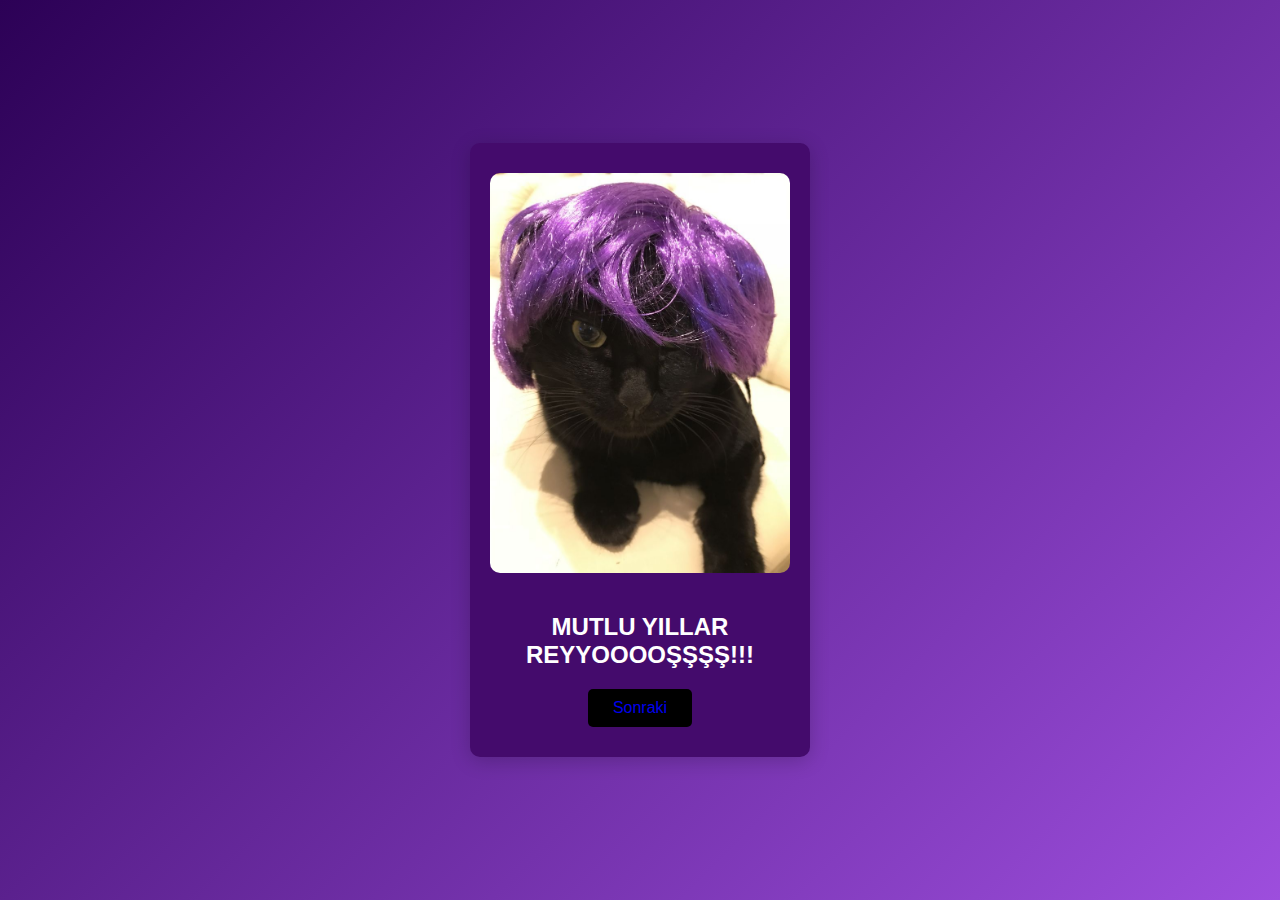
<file: reyyan/index.html>
<!DOCTYPE html>
<html lang="tr">
<head>
    <meta charset="UTF-8">
    <meta name="viewport" content="width=device-width, initial-scale=1.0">
    <title>Reyyoş</title>
    <link rel="stylesheet" href="style.css">
</head>
<body>
  <div class="card">
    <img src="img/morsac.jpg" alt="Reyyan">
    <h1>MUTLU YILLAR REYYOOOOŞŞŞŞ!!!</h1>
    <button><a href="gallery.html">Sonraki</a></button>
  </div>
</body>
</html>
</file>
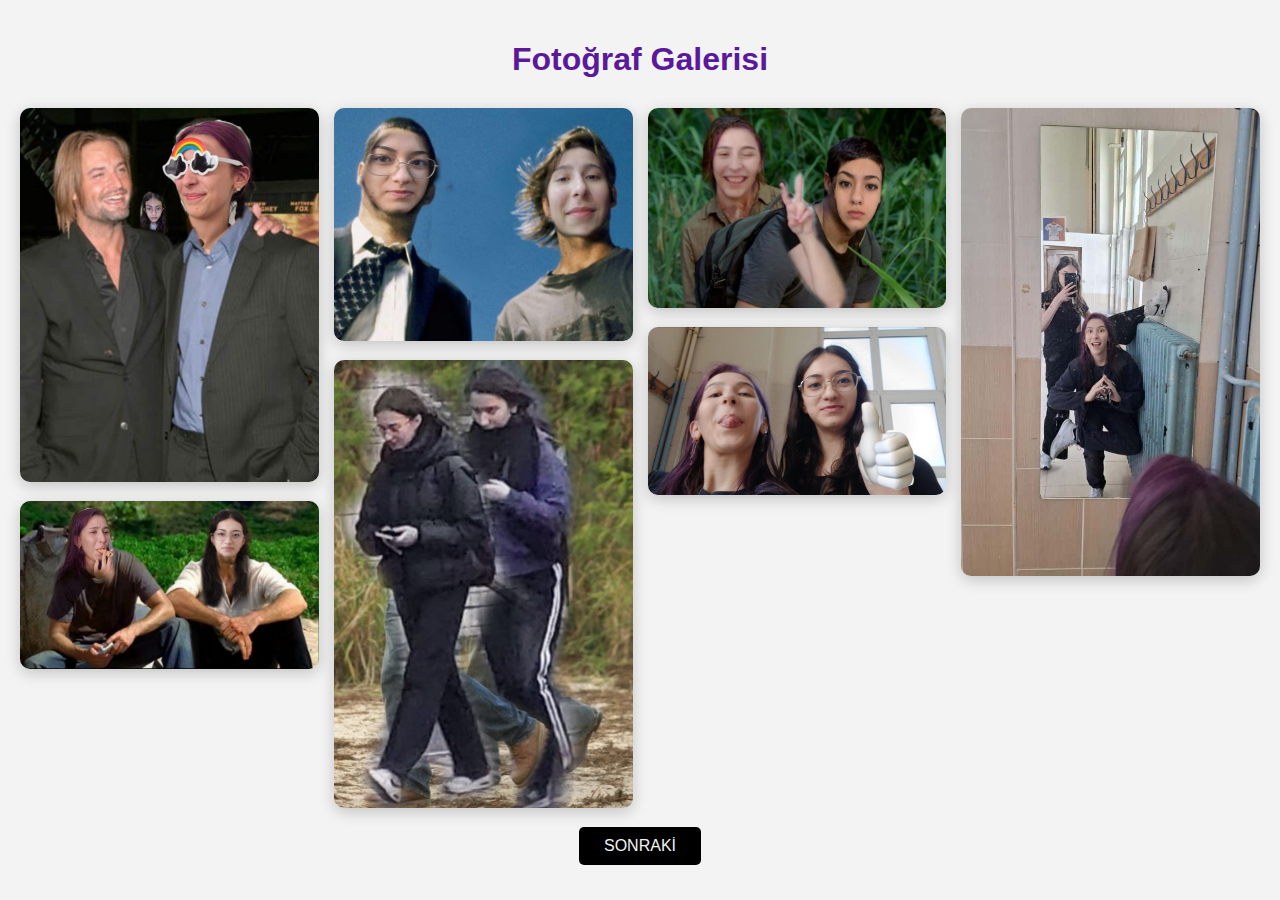
<file: reyyan/gallery.html>
<!DOCTYPE html>
<html lang="tr">
<head>
  <meta charset="UTF-8">
  <meta name="viewport" content="width=device-width, initial-scale=1.0">
  <title>Fotoğraf Galerisi</title>
  <link rel="stylesheet" href="gallery.css">
</head>
<body>
  <h1>Fotoğraf Galerisi</h1>
  <div class="gallery">
    <div class="photo"><img src="img/1.jpg" alt="Fotoğraf 1"></div>
    <div class="photo"><img src="img/2.jpg" alt="Fotoğraf 2"></div>
    <div class="photo"><img src="img/3.jpg" alt="Fotoğraf 3"></div>
    <div class="photo"><img src="img/4.jpg" alt="Fotoğraf 4"></div>
    <div class="photo"><img src="img/5.jpg" alt="Fotoğraf 5"></div>
    <div class="photo"><img src="img/6.jpg" alt="Fotoğraf 6"></div>
    <div class="photo"><img src="img/7.jpg" alt="Fotoğraf 7"></div>
  </div>
  <button><a href="mektup.html">SONRAKİ</a></button>
</body>
</html>
</file>
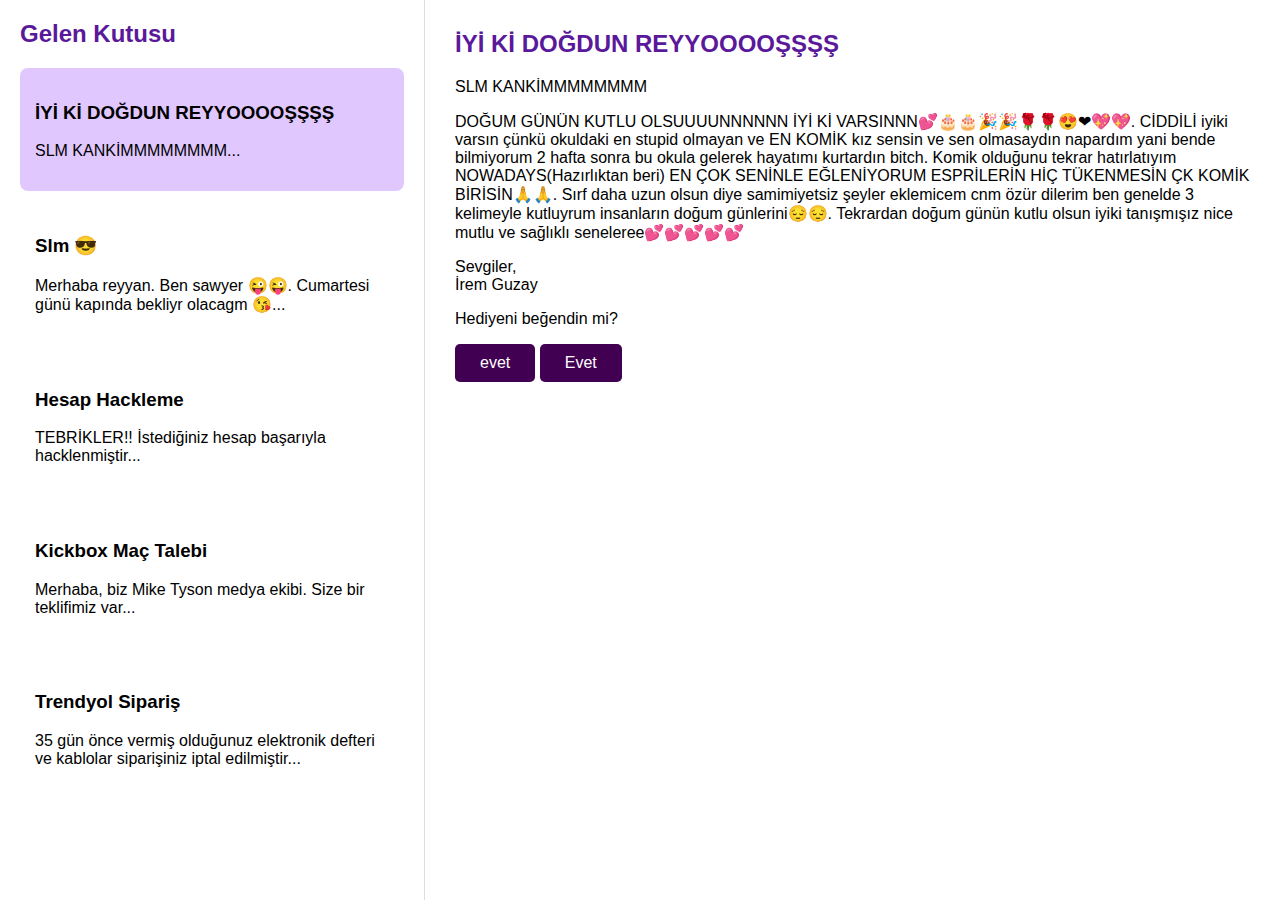
<file: reyyan/mektup.html>
<!DOCTYPE html>
<html lang="tr">
<head>
  <meta charset="UTF-8">
  <meta name="viewport" content="width=device-width, initial-scale=1.0">
  <title>Mektup Arayüzü</title>
  <link rel="stylesheet" href="mail.css">
</head>
<body>
  <div class="mail-container">
    <!-- Sol taraf: Posta listesi -->
    <div class="mail-list">
      <h2>Gelen Kutusu</h2>
      <div class="mail-item selected">
        <h3>İYİ Kİ DOĞDUN REYYOOOOŞŞŞŞ</h3>
        <p>SLM KANKİMMMMMMMM...</p>
      </div>
      <div class="mail-item">
        <h3>Slm 😎</h3>
        <p>Merhaba reyyan. Ben sawyer 😜😜. Cumartesi günü kapında bekliyr olacagm 😘...</p>
      </div>
      <div class="mail-item">
        <h3>Hesap Hackleme</h3>
        <p>TEBRİKLER!! İstediğiniz hesap başarıyla hacklenmiştir...</p>
      </div>
      <div class="mail-item">
        <h3>Kickbox Maç Talebi</h3>
        <p>Merhaba, biz Mike Tyson medya ekibi. Size bir teklifimiz var...</p>
      </div>
      <div class="mail-item">
        <h3>Trendyol Sipariş</h3>
        <p>35 gün önce vermiş olduğunuz elektronik defteri ve kablolar siparişiniz iptal edilmiştir...</p>
      </div>
      <!-- Daha fazla mail ekleyebilirsin -->
    </div>

    <!-- Sağ taraf: Mektup içeriği -->
    <div class="mail-content">
      <h2>İYİ Kİ DOĞDUN REYYOOOOŞŞŞŞ</h2>
      <p>SLM KANKİMMMMMMMM</p>
      <p>DOĞUM GÜNÜN KUTLU OLSUUUUNNNNNN İYİ Kİ VARSINNN💕🎂🎂🎉🎉🌹🌹😍❤💖💖. CİDDİLİ iyiki varsın çünkü okuldaki en stupid olmayan ve EN KOMİK kız sensin ve sen olmasaydın napardım yani bende bilmiyorum 2 hafta sonra bu okula gelerek hayatımı kurtardın bitch. Komik olduğunu tekrar hatırlatıyım NOWADAYS(Hazırlıktan beri) EN ÇOK SENİNLE EĞLENİYORUM ESPRİLERİN HİÇ TÜKENMESİN ÇK KOMİK BİRİSİN🙏🙏. Sırf daha uzun olsun diye samimiyetsiz şeyler eklemicem cnm özür dilerim ben genelde 3 kelimeyle kutluyrum insanların doğum günlerini😔😔. Tekrardan doğum günün kutlu olsun iyiki tanışmışız nice mutlu ve sağlıklı seneleree💕💕💕💕💕</p>
      <p>Sevgiler,<br>İrem Guzay</p>
      <p>Hediyeni beğendin mi?</p>
      <button>evet</button>
      <button>Evet</button>
    </div>
  </div>
</body>
</html>
</file>
<file: reyyan/style.css>
/* Sayfa ortalama */
body {
  margin: 0;
  height: 100vh;
  display: flex;
  align-items: center;
  justify-content: center;
  font-family: Arial, sans-serif;
  /* background-image: url('img/backg.jpg');
  background-size: cover;
  background-position: center;
  background-repeat: no-repeat; */
    background: linear-gradient(135deg, #2c0156, #9D4EDD);
    color: white;

}

/* Kart kutusu */
.card {
  background-color: rgb(68, 11, 108);
  
  border-radius: 10px;
  padding: 30px 20px;
  box-shadow: 0 4px 20px rgba(0, 0, 0, 0.2);
  text-align: center;
  width: 300px;
}

/* Resim */
.card img {
  width: 100%;
  height: auto;
  border-radius: 10px;
  margin-bottom: 20px;
}

/* Başlık */
.card h1 {
  font-size: 24px;
  font-weight: bold;
  margin-bottom: 20px;
}

/* Buton */
.card button {
  background-color: #000000;
  color: #fff;
  border: none;
  padding: 10px 25px;
  border-radius: 5px;
  font-size: 16px;
  cursor: pointer;
  transition: background 0.3s;
}

.card button:hover {
  background-color: #35063f;
}

.card button a {
    text-decoration: none;
}
</file>
<file: reyyan/gallery.css>
body {
  margin: 0;
  font-family: Arial, sans-serif;
  background-color: #f3f3f3;
  text-align: center;
  padding: 20px;
}

h1 {
  color: #5A189A;
  margin-bottom: 30px;
}

/* Masonry tarzı galeri */
.gallery {
  column-count: 4;          /* Kolon sayısı (responsive için JS ile değişebilir) */
  column-gap: 15px;         /* Kolon arası boşluk */
}

.photo {
  display: inline-block;    /* Masonry için inline-block olmalı */
  width: 100%;
  margin-bottom: 15px;
  border-radius: 10px;
  overflow: hidden;
  box-shadow: 0 4px 15px rgba(0,0,0,0.2);
  transition: transform 0.3s, box-shadow 0.3s;
}

.photo img {
  width: 100%;
  height: auto;             /* Her fotoğraf kendi oranını korur */
  display: block;
}

.photo:hover {
  transform: scale(1.03);
  box-shadow: 0 8px 25px rgba(0,0,0,0.3);
}

button {
  background-color: #000000;
  color: #fff;
  border: none;
  padding: 10px 25px;
  border-radius: 5px;
  font-size: 16px;
  cursor: pointer;
  transition: background 0.3s;
}
button:hover {
  background-color: #35063f;
}

button a {
    text-decoration: none;
    color: #f3f3f3;
}


/* Responsive */
@media (max-width: 1200px) {
  .gallery { column-count: 3; }
}

@media (max-width: 900px) {
  .gallery { column-count: 2; }
}

@media (max-width: 600px) {
  .gallery { column-count: 1; }
}
</file>
<file: reyyan/mail.css>
body {
  margin: 0;
  font-family: Arial, sans-serif;
  background-color: #f3f3f3;
}

.mail-container {
  display: flex;
  height: 100vh;
}

/* Sol taraf: Mail listesi */
.mail-list {
  width: 30%;
  background-color: #ffffff;
  border-right: 1px solid #ddd;
  padding: 20px;
  overflow-y: auto;
}

.mail-list h2 {
  margin-top: 0;
  color: #5A189A;
  margin-bottom: 20px;
}

.mail-item {
  padding: 15px;
  border-radius: 8px;
  margin-bottom: 10px;
  cursor: pointer;
  transition: background 0.3s;
}

.mail-item:hover {
  background-color: #f0e5ff;
}

.mail-item.selected {
  background-color: #e0c8ff;
}

/* Sağ taraf: Mail içeriği */
.mail-content {
  flex: 1;
  background-color: #ffffff;
  padding: 30px;
  overflow-y: auto;
}

.mail-content h2 {
  margin-top: 0;
  color: #5A189A;
}

.mail-content button {
  background-color: #410052;
  color: #fff;
  border: none;
  padding: 10px 25px;
  border-radius: 5px;
  font-size: 16px;
  cursor: pointer;
  transition: background 0.3s;
}

.mail-content button:hover {
  background-color: #000000;
}


/* Responsive */
@media (max-width: 768px) {
  .mail-container {
    flex-direction: column;
  }
  
  .mail-list {
    width: 100%;
    border-right: none;
    border-bottom: 1px solid #ddd;
  }
}
</file>
